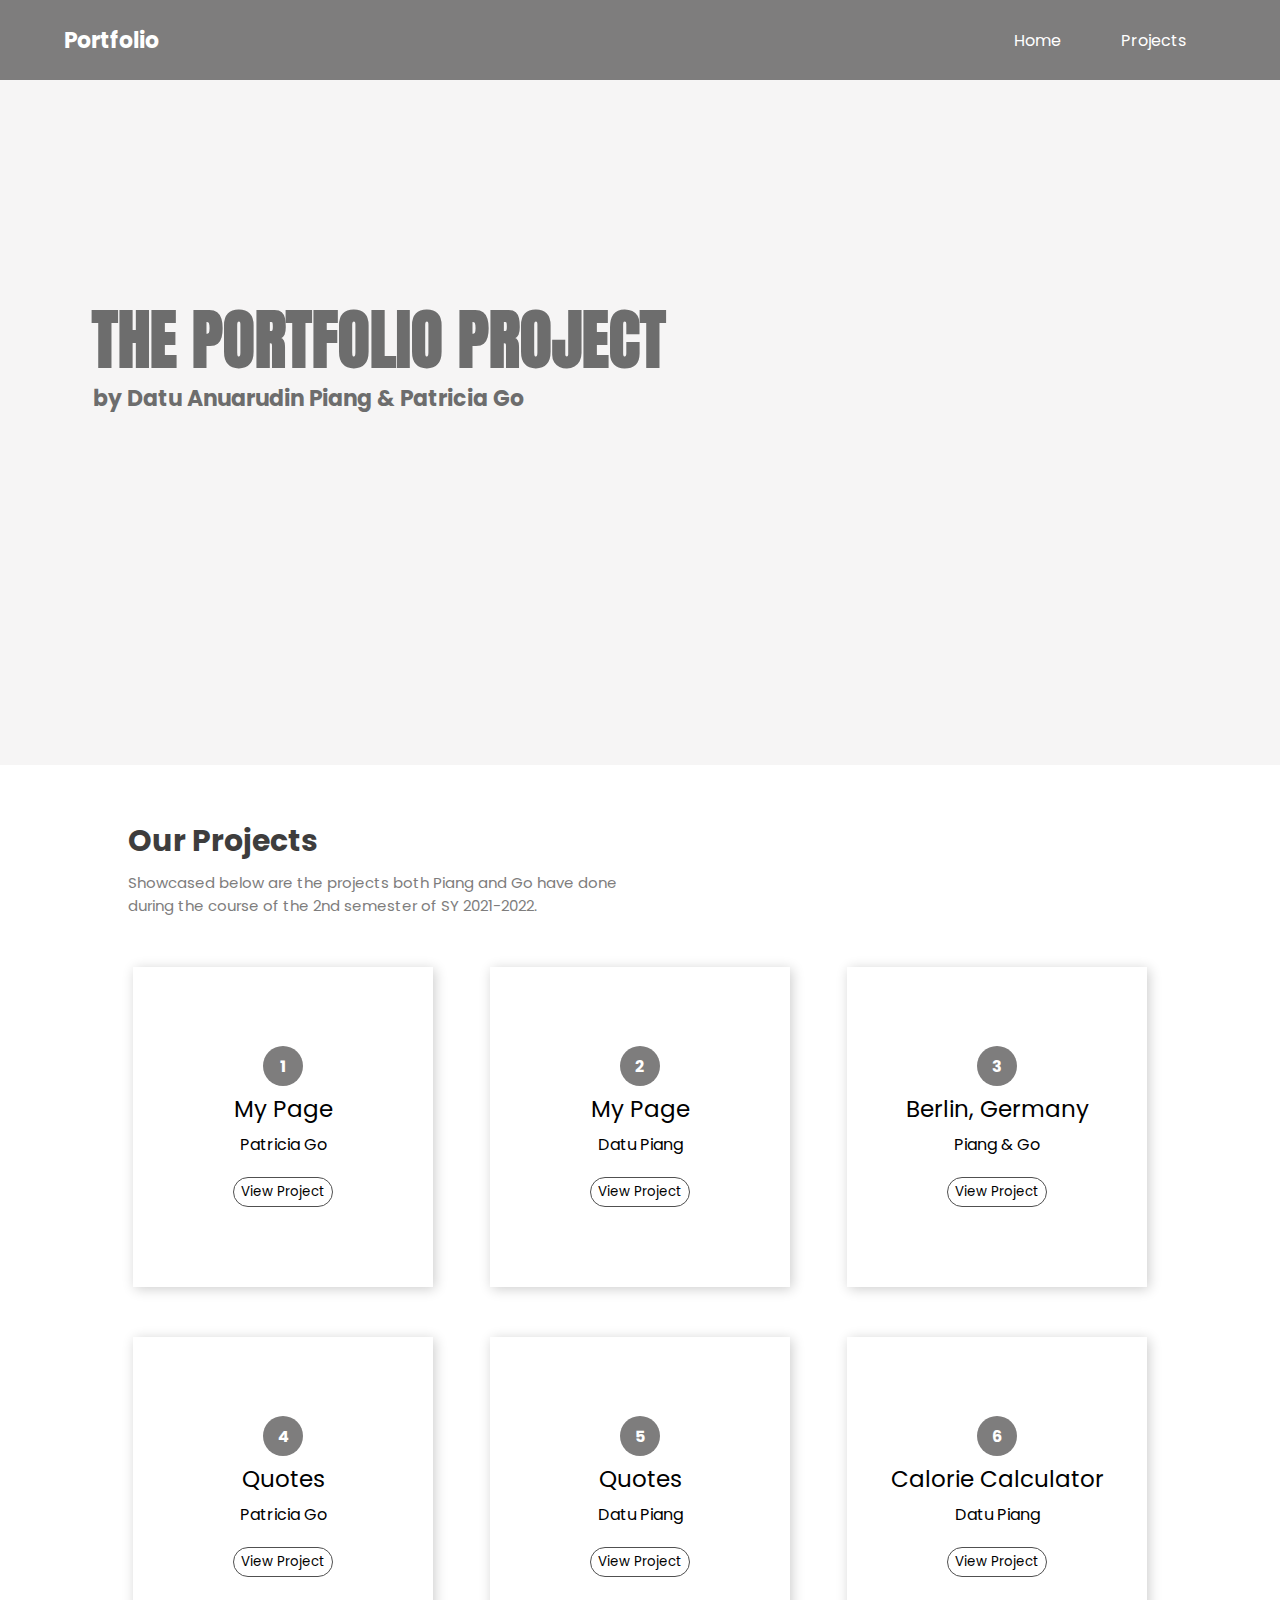
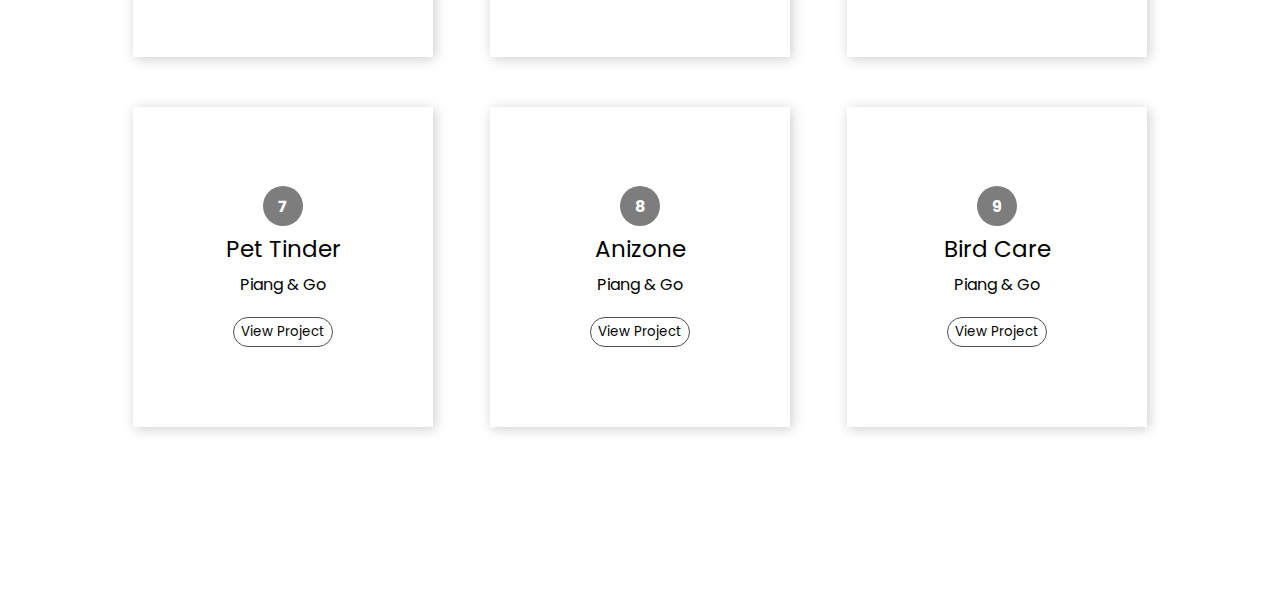
<file: index.html>
<!doctype html>
<html>
    <head>
        <meta charset="utf-8">
        <title>Portfolio</title>
        <link rel="stylesheet" type="text/css" href="style.css"/>
        <link href="https://fonts.googleapis.com/css2?family=Anton&family=Poppins:wght@100;300;400;500&display=swap" rel="stylesheet">
    </head>
    <body>
        <section class="home" id="home">
            <nav id='bar'>
                <a href="#" class="logo"> Portfolio </a>
                <div class='names' id='names'>
                    <h2 id='piang'>PIANG</h2>
                    &nbsp;&nbsp;&nbsp;&nbsp;&nbsp;
                    <h2 id='go'>GO</h2>
                </div>
                <ul>
                    <li><a href="#home">Home</a></li>
                    <li><a href="#port-projects">Projects</a></li>
                </ul>
            </nav>
            <div class="text-container">
                <p>THE PORTFOLIO PROJECT</p>
                <p>by Datu Anuarudin Piang & Patricia Go </p>
            </div>
        </section>
        <div class="portfolio-content" id="port-projects">
            <div class="portfolio-caption">
                <p>Our Projects</p>
                <p>Showcased below are the projects both Piang and Go have done during the course of the 2nd semester of SY 2021-2022. </p>
            </div>
            <div class="box-container-1">
                <div class="content-1" id='content-go1'>
                    <span>1</span>
                    <p class="heading">My Page</p>
                    <p class="details">Patricia Go</p>
                    <a href='./projects/ptrcg/web-prog-my-page-main/quiz2.html' target='_blank'><button>View Project</button></a>
                </div>

                <div class="content-2" id='content-piang1'>
                    <span>2</span>
                    <p class="heading">My Page</p>
                    <p class="details">Datu Piang</p>
                    <a href='./projects/dapp/autobio/main.html' target='_blank'><button>View Project</button></a>
                </div>

                <div class="content-3" id='content-both1'>
                    <span>3</span>
                    <p class="heading">Berlin, Germany</p>
                    <p class="details">Piang & Go</p>
                    <a href='./projects/pair/web-prog-germany/germany.html' target='_blank'><button>View Project</button></a>
                </div>

            </div>
            <div class="box-container-2">
                <div class="content-4" id='content-go2'>
                    <span>4</span>
                    <p class="heading">Quotes</p>
                    <p class="details">Patricia Go</p>
                    <a href='./projects/ptrcg/quote-generator-main/main.html' target='_blank'><button>View Project</button></a>
                </div>

                <div class="content-5" id='content-piang2'>
                    <span>5</span>
                    <p class="heading">Quotes</p>
                    <p class="details">Datu Piang</p>
                    <a href='./projects/dapp/Quote Generator/main.html' target='_blank'><button>View Project</button></a>
                </div>

                <div class="content-6" id='content-piang3'>
                    <span>6</span>
                    <p class="heading">Calorie Calculator</p>
                    <p class="details">Datu Piang</p>
                    <a href='./projects/dapp/Calorie Calculator/index.html' target='_blank'><button>View Project</button></a>
                </div>

            </div>

            <div class="box-container-3">
                <div class="content-7" id='content-both2'>
                    <span>7</span>
                    <p class="heading">Pet Tinder</p>
                    <p class="details">Piang & Go</p>
                    <a href='./projects/pair/web-prog-m2exam/main.html' target='_blank'><button>View Project</button></a>
                </div>

                <div class="content-8" id='content-both3'>
                    <span>8</span>
                    <p class="heading">Anizone</p>
                    <p class="details">Piang & Go</p>
                    <a href='./projects/pair/anime-api/src/home.html' target='_blank'><button>View Project</button></a>
                </div>

                <div class="content-9" id='content-both4'>
                    <span>9</span>
                    <p class="heading">Bird Care</p>
                    <p class="details">Piang & Go</p>
                    <a href='./projects/pair/api-fetching2/src/index.html' target='_blank'><button>View Project</button></a>
                </div>

                <script src='./main.js'></script>
            </div>
        </div>
    </body>
</html>
</file>
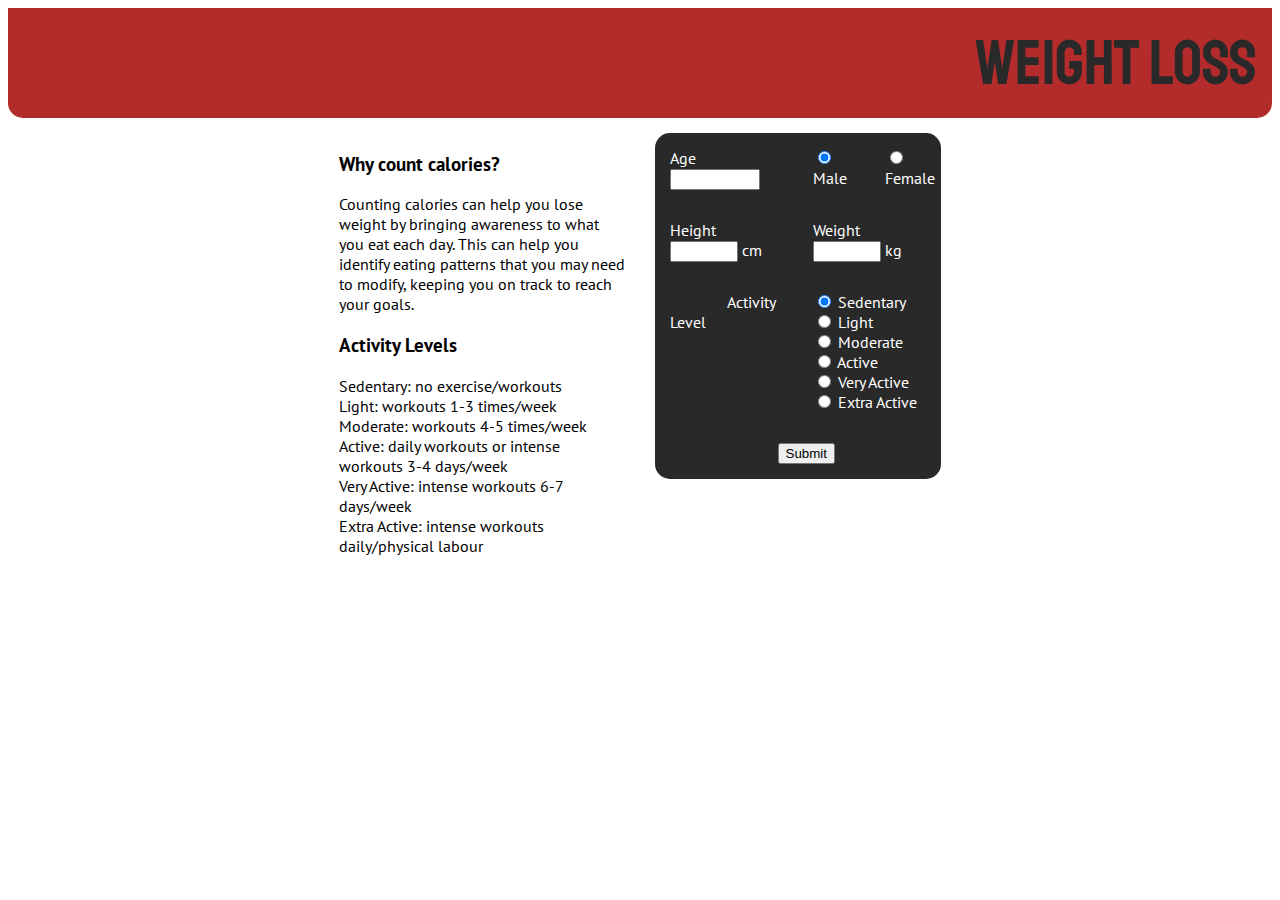
<file: projects/dapp/Calorie Calculator/index.html>
<!DOCTYPE html>
<html lang="en">
<head>
    <link rel='stylesheet' href='main.css'>
    <link rel="preconnect" href="https://fonts.googleapis.com">
    <link rel="preconnect" href="https://fonts.gstatic.com" crossorigin>
    <link href="https://fonts.googleapis.com/css2?family=PT+Sans&family=Staatliches&display=swap" rel="stylesheet">

    <script src="js/math.js" type="text/javascript"></script>

    <meta charset="UTF-8">
    <meta http-equiv="X-UA-Compatible" content="IE=edge">
    <meta name="viewport" content="width=device-width, initial-scale=1.0">
    <title>NO CALORIES</title>
</head>
<body>
    <div class='row'>
        <div class='header'>
            WEIGHT LOSS
        </div>
    </div>

    <div class='row'>
        <div class='col-25'></div>
        <div class='col-25'>
            <div class='faq-block'>
                <h3>Why count calories?</h3>
                <p>Counting calories can help you lose weight by bringing awareness to what you eat each day. This can help you identify eating patterns that you may need to modify, keeping you on track to reach your goals.</p>
                <h3>Activity Levels</h3>
                <p>Sedentary: no exercise/workouts
                    <br>Light: workouts 1-3 times/week
                    <br>Moderate: workouts 4-5 times/week
                    <br>Active: daily workouts or intense workouts 3-4 days/week
                    <br>Very Active: intense workouts 6-7 days/week
                    <br>Extra Active: intense workouts daily/physical labour
                </p>
            </div>
        </div>
        <div class='col-25'>
            <div class='form-block'>
                <form action="cal.html">
                    <div class='row'>
                        <div class='col-50'>
                            <label for='age-field'>Age</label>
                            <input type="number" class='age-field' id='age-field'>
                        </div>
                        <div class='col-25'>
                            <input type="radio" class='m-radio' id='m-radio' onclick="genderRadioMale()">
                            <label for='m-radio'>Male</label>
                        </div>
                        <div class='col-25'>
                            <input type="radio" class='f-radio' id='f-radio' onclick="genderRadioFem()">
                            <label for='f-radio'>Female</label>
                        </div>
                    </div>
                
                    <div class='row'>
                        <div class='col-50'>
                            <label for='height-field'>Height</label>
                            <input type="number" class='height-field' id='height-field'>
                            <label for='height-field'>cm</label>
                        </div>
                        <div class='col-50'>
                            <label for='height-field'>Weight</label>
                            <input type="number" class='weight-field' id='weight-field'>
                            <label for='weight-field'>kg</label>
                        </div>
                    </div>

                    <div class='row'>
                        <div class='col-50'>
                            <label class='activity-label'>Activity Level</label>
                        </div>
                        <div class='col-50'>
                            <div class='row'>
                                <input type="radio" class='sedentary' id='sedentary' onclick="setSed()">
                                <label for='sedentary'>Sedentary</label>
                            </div>

                            <div class='row'>
                                <input type="radio" class='light' id='light' onclick="setLig()">
                                <label for='light'>Light</label>
                            </div>

                            <div class='row'>
                                <input type="radio" class='moderate' id='moderate' onclick="setMod()">
                                <label for='moderate'>Moderate</label>
                            </div>

                            <div class='row'>
                                <input type="radio" class='active' id='active' onclick="setAct()">
                                <label for='active'>Active</label>
                            </div>

                            <div class='row'>
                                <input type="radio" class='very-active' id='very-active' onclick="setVac()">
                                <label for='very-active'>Very Active</label>
                            </div>
                        
                            <div class='row'>
                                <input type="radio" class='extra-active' id='extra-active' onclick="setEac()">
                                <label for='extra-active'>Extra Active</label>
                            </div>
                        </div>
                    </div>

                    <div class='row'>
                        <div class='col-100'>
                            <input type="submit" class='submit-button1' id='submit-button1' onclick="useFormula()">
                        </div>
                    </div>
                </form>
            </div>
        </div>
        <div class='col-25'></div>
    </div>

    <script src='js/main.js'></script>
</body>
</html>
</file>
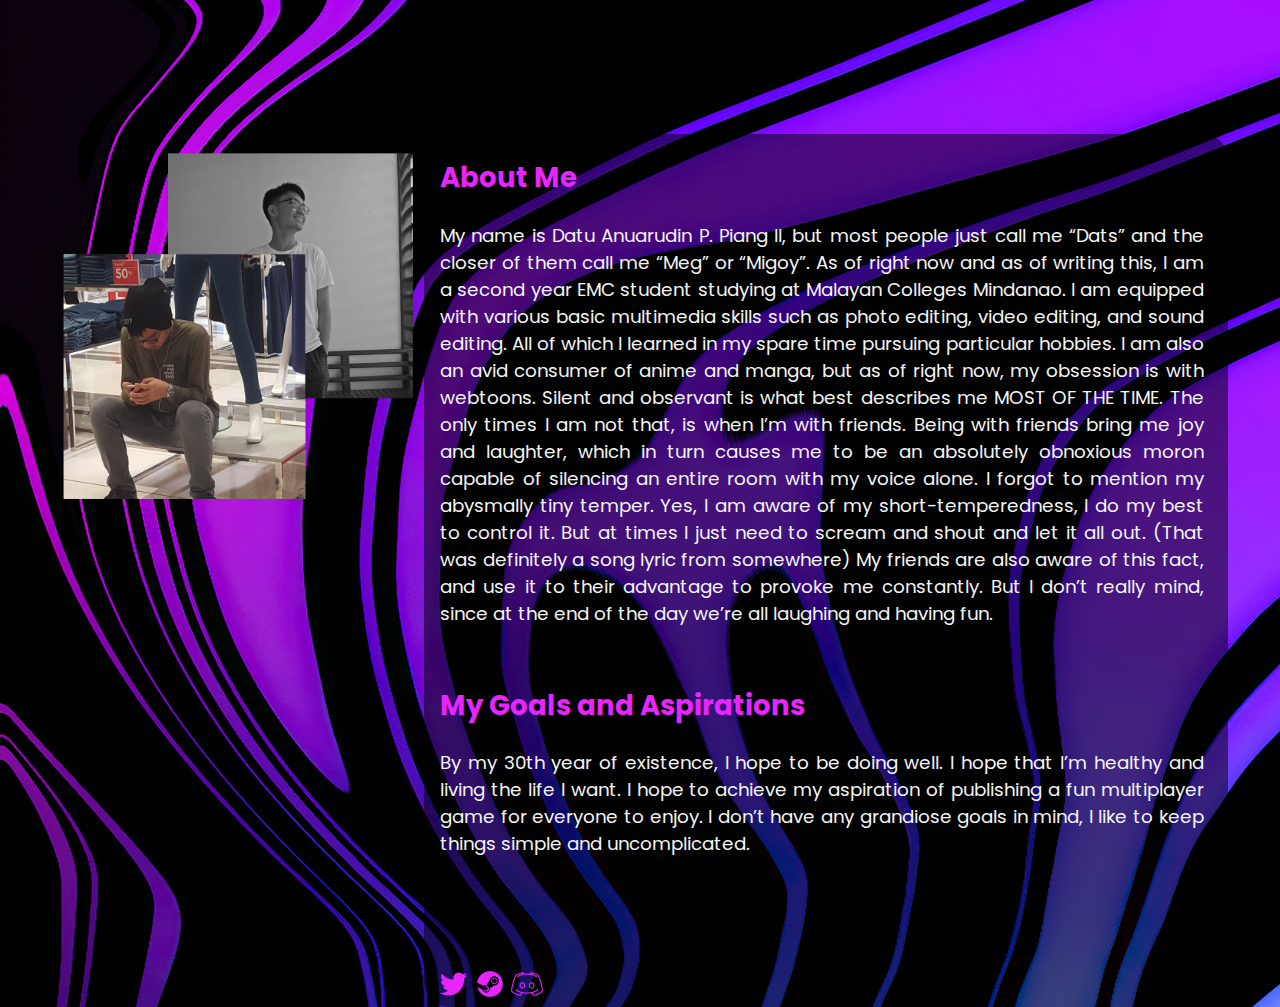
<file: projects/dapp/autobio/main.html>
<!DOCTYPE html>
<html lang="en">
<head>
    <meta charset="UTF-8">
    <meta http-equiv="X-UA-Compatible" content="IE=edge">
    <meta name="viewport" content="width=device-width, initial-scale=1.0">
    <title>Autobiography</title>
    <link rel="stylesheet" href="main.css">
    <link rel="preconnect" href="https://fonts.googleapis.com">
    <link rel="preconnect" href="https://fonts.gstatic.com" crossorigin>
    <link href="https://fonts.googleapis.com/css2?family=Poppins:ital,wght@0,200;0,300;0,400;0,600;1,100;1,700&display=swap" rel="stylesheet">
</head>
<body>
    <div class="pad"></div>
    <div class="content">
        <div class="img_ani">
            <div class="image1">
                <img src="img/img1.png">
            </div>
            <div class="image2">
                <img src="img/img2.png">
            </div></div>
        <div class="about-me">
            <div class="par1">
                <h2>About Me</h2>
                <p>My name is Datu Anuarudin P. Piang II, but most people just call me
                “Dats” and the closer of them call me “Meg” or “Migoy”. As of right
                now and as of writing this, I am a second year EMC student studying
                at Malayan Colleges Mindanao. I am equipped with various basic
                multimedia skills such as photo editing, video editing, and sound
                editing. All of which I learned in my spare time pursuing particular
                hobbies. I am also an avid consumer of anime and manga, but as of right
                now, my obsession is with webtoons. Silent and observant is what best
                describes me MOST OF THE TIME. The only times I am not that, is when
                I’m with friends. Being with friends bring me joy and laughter, which
                in turn causes me to be an absolutely obnoxious moron capable of
                silencing an entire room with my voice alone. I forgot to mention
                my abysmally tiny temper. Yes, I am aware of my short-temperedness, I
                do my best to control it. But at times I just need to scream and shout
                and let it all out. (That was definitely a song lyric from somewhere)
                My friends are also aware of this fact, and use it to their advantage
                to provoke me constantly. But I don’t really mind, since at the end of
                the day we’re all laughing and having fun.</p>
            </div>
            <div class="par2">
                <h2>My Goals and Aspirations</h2>
                <p>By my 30th year of existence, I hope to be doing well. I hope that I’m
                healthy and living the life I want. I hope to achieve my aspiration of
                publishing a fun multiplayer game for everyone to enjoy. I don’t have
                any grandiose goals in mind, I like to keep things simple and uncomplicated.</p>
            </div>
            <div class="social">
                <a href="https://twitter.com/thetwomeg"><img src="img/twitter.png"></a>
                <a href="https://steamcommunity.com/id/the_2meg/"><img src="img/steam.png" ></a>
                <a href="https://discordapp.com/users/300639919586672652"><img src="img/discord.png"></a>
            </div>
        </div>
        
    </div>
</body>
</html>
</file>
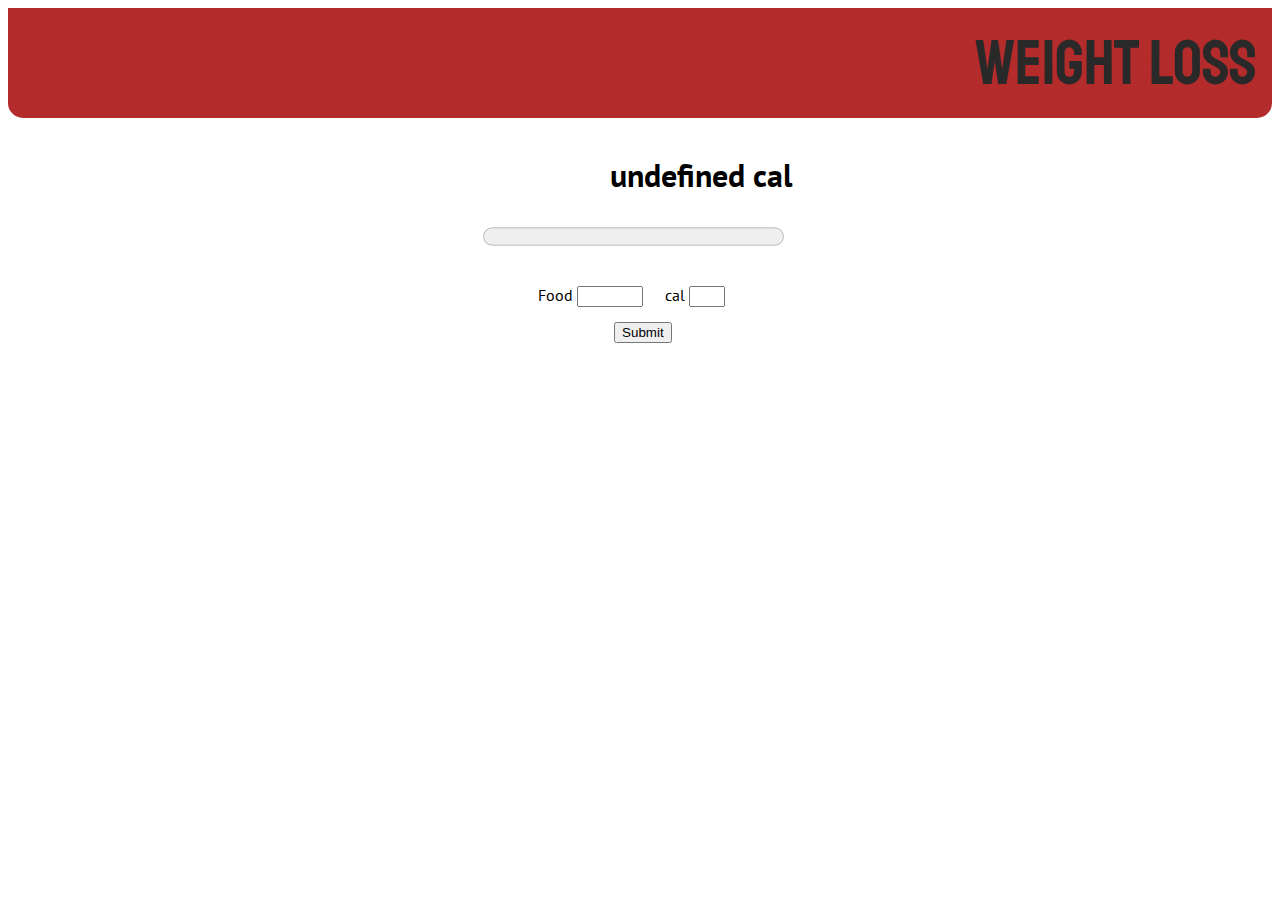
<file: projects/dapp/Calorie Calculator/cal.html>
<!DOCTYPE html>
<html lang="en">
<head>
    <link rel='stylesheet' href='main.css'>
    <link rel="preconnect" href="https://fonts.googleapis.com">
    <link rel="preconnect" href="https://fonts.gstatic.com" crossorigin>
    <link href="https://fonts.googleapis.com/css2?family=PT+Sans&family=Staatliches&display=swap" rel="stylesheet">

    <script src="js/math.js" type="text/javascript"></script>

    <meta charset="UTF-8">
    <meta http-equiv="X-UA-Compatible" content="IE=edge">
    <meta name="viewport" content="width=device-width, initial-scale=1.0">
    <title>NO CALORIES</title>
</head>
<body>
    <div class='row'>
        <div class='header'>
            WEIGHT LOSS
        </div>
    </div>

    <div class='row'>
        <div class='col-25'></div>
        <div class='col-50'>
            <div class='counter'>
                <div class='cal-values'>
                    <h1><a id='cal_limit'>0</a> cal</h1>
                </div>
                
                <progress class='progress-bar' max="1200" value="600" id='progress-bar'></progress>
            </div>
        </div>
        <div class='col-25'></div>
    </div>

    <div class='row'>
        <div class='col-25'></div>
        <div class='col-50'>
            <div class='food-container'>
                <div class='row'>
                    <label for='food-field' class='food-label'>Food</label>
                    <input type='text' class='food-field' id='food-field'>
                    <label for='cal-field' class='cal-label'>cal</label>
                    <input type='text' class='cal-field' id='cal-field'>
                </div>
    
                <div class='row'>
                    <input type="submit" class='submit-button2' onclick="subCals()">
                </div>
            </div>
        </div>
        <div class='col-25'></div>
    </div>
    
    <script src='js/cal.js'></script>
</body>
</html>
</file>
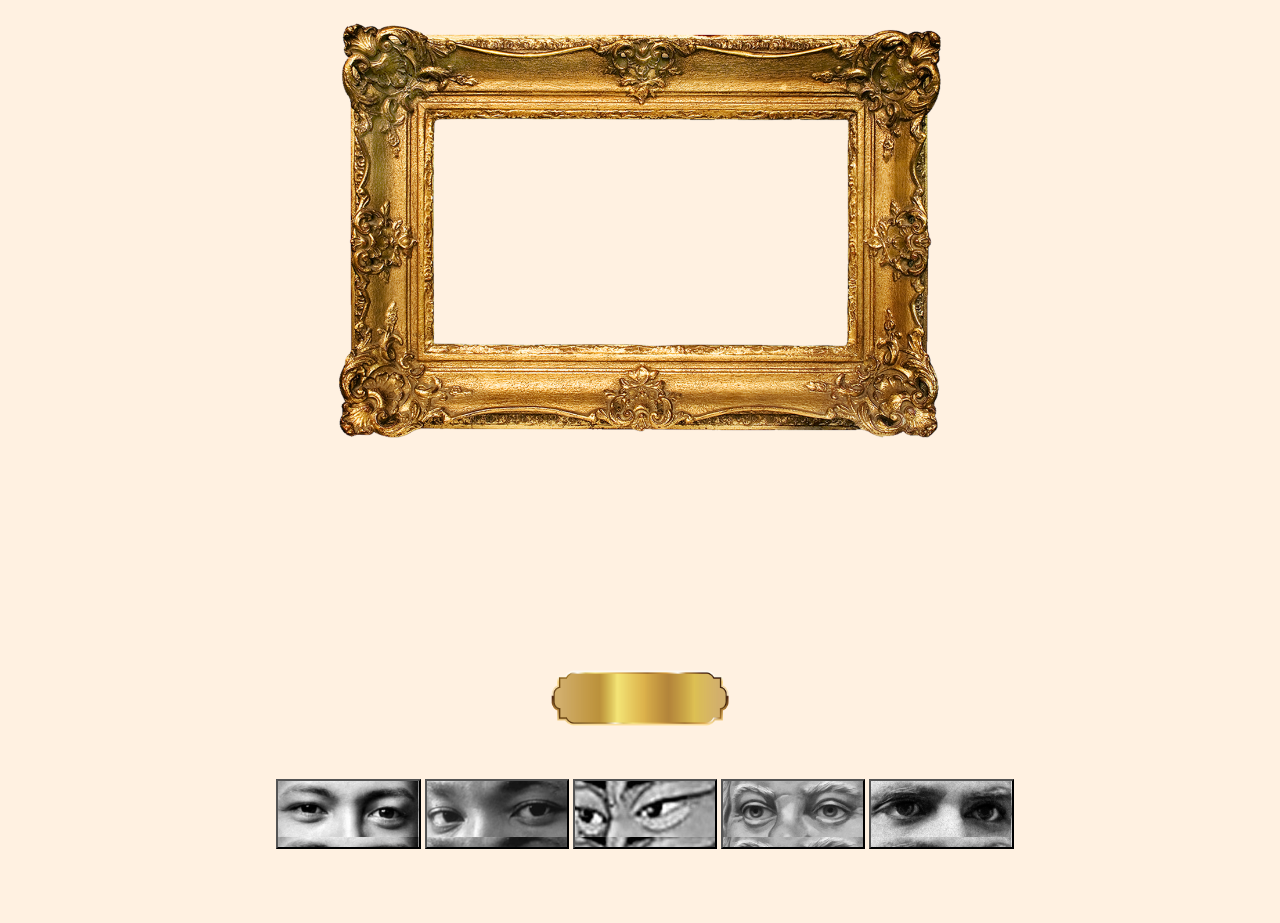
<file: projects/dapp/Quote Generator/main.html>
<!DOCTYPE html>
<html lang="en">
<head>
    <link rel='stylesheet' href='main.css'>
    <link rel="preconnect" href="https://fonts.googleapis.com">
    <link rel="preconnect" href="https://fonts.gstatic.com" crossorigin>
    <link href="https://fonts.googleapis.com/css2?family=Noto+Serif:ital@0;1&display=swap" rel="stylesheet">

    <meta charset="UTF-8">
    <meta http-equiv="X-UA-Compatible" content="IE=edge">
    <meta name="viewport" content="width=device-width, initial-scale=1.0">
    <title>Don't Quote Me On That</title>
</head>
<body>
    <div class='row'>
        <div class='col-1'></div>
        <div class='col-2'>
            <div class='frame_container'>
                <img src='img/blank.png' class='bg_img' id='bg_img'>
                <img src='img/blank.png' class='person_img' id='person_img'>
                <h1 class='quote_txt' id='quote_txt'></h1>
                <img src='img/frame.png' class='frame_img'>
            </div>
        </div>
        <div class='col-1'></div>
    </div>

    <div class='row'>
        <div class='col-1'></div>
        <div class='col-2'>
            <div class='plate_container'>
                <img src='img/plate.png' class='plate_img'>
                <h1 class='plate_txt' id='plate_txt'></h1>
            </div>
        </div>
        <div class='col-1'></div>
    </div>
        
    <div class='row'>
        <div class='col-4'></div>
        <div class='col-3'>
            <div class='button_container'>
                <button class='btn rizal' id='btn-rizal' onclick="setRizal()"></button>
                <button class='btn mart' id='btn-mart' onclick="setMart()"></button>
                <button class='btn sun' id='btn-sun' onclick="setSun()"></button>
                <button class='btn soc' id='btn-soc' onclick="setSoc()"></button>
                <button class='btn niet' id='btn-niet' onclick="setNiet()"></button>
            </div>
        </div>
        <div class='col-4'></div>
    </div>

    <div class='row'>
        <div class='col-1'></div>
        <div class='col-2'>
            <div class='quote_button_container'>
                <button class='quote_btn' id='quote_btn' onclick="getQuote()">EMPART WISDOM</button>
            </div>
        </div>
        <div class='col-1'></div>
    </div>
    <script src='main.js'></script>
</body>
</html>
</file>
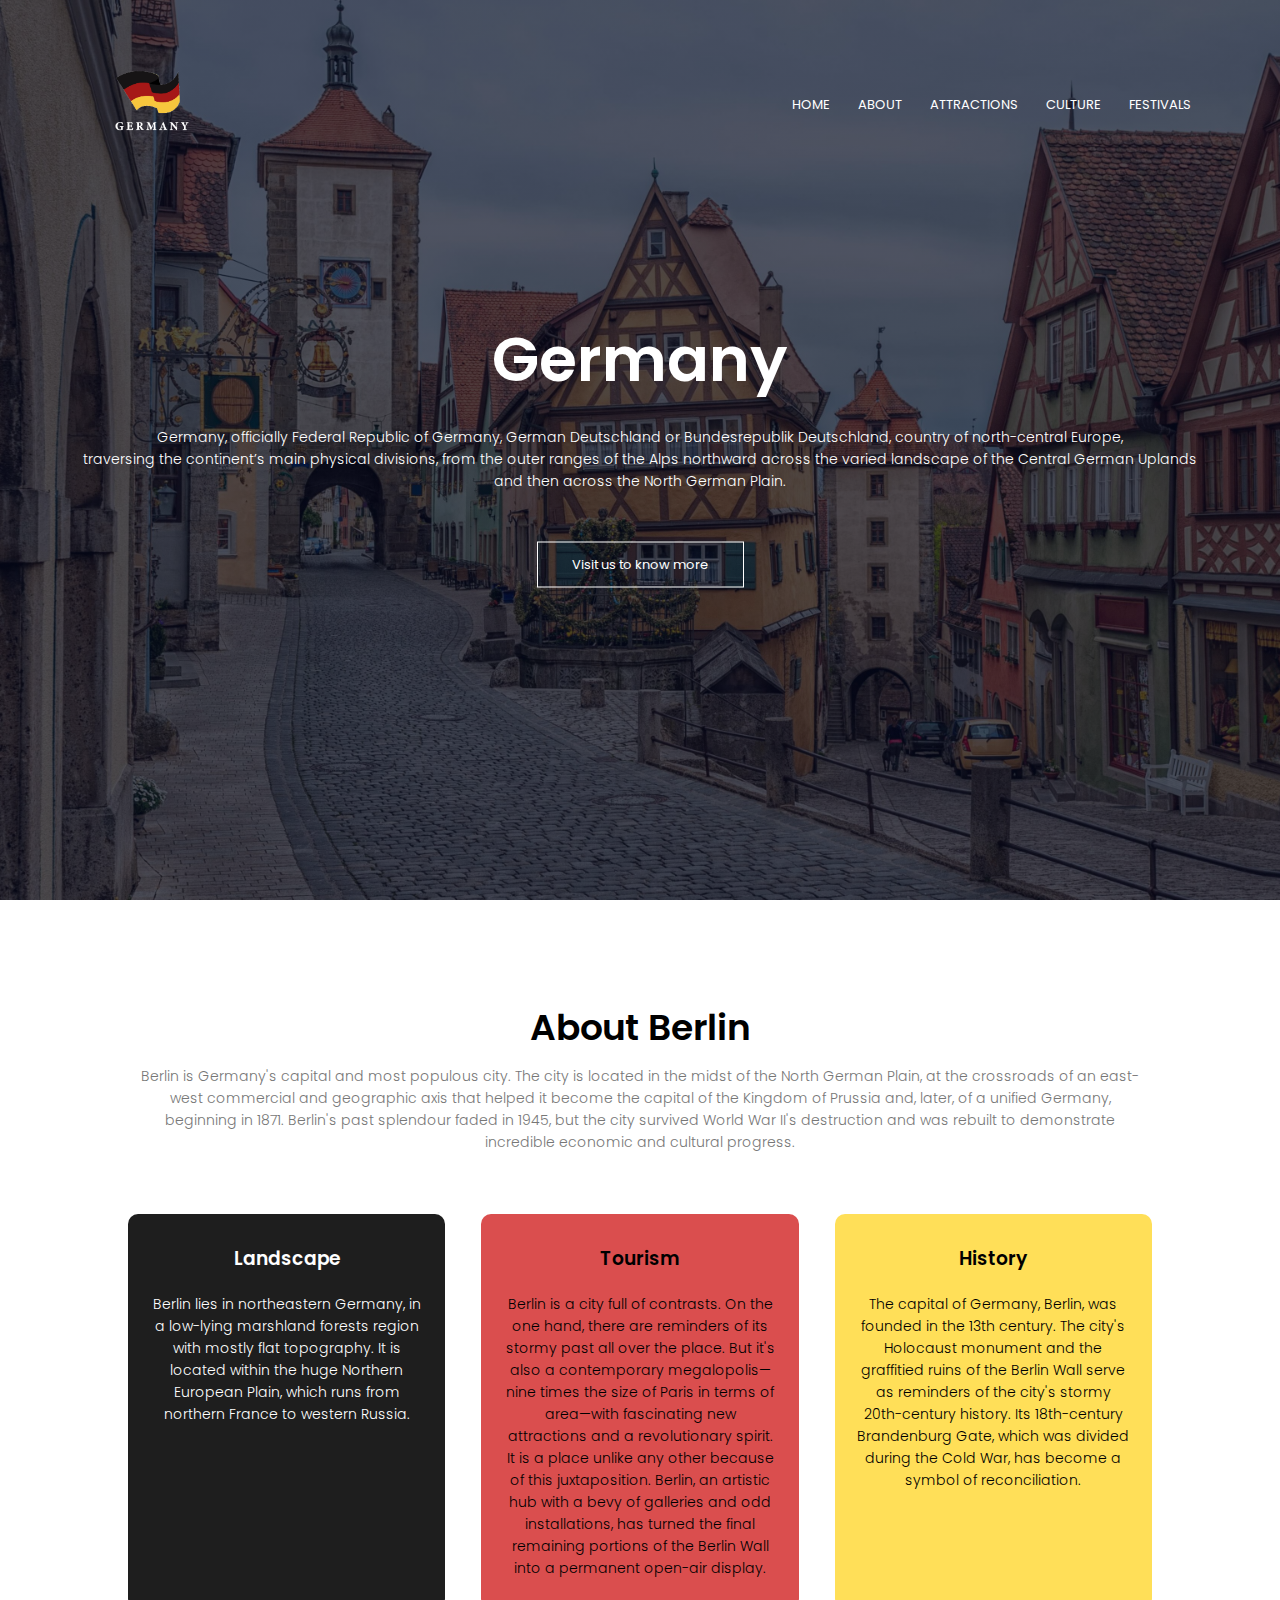
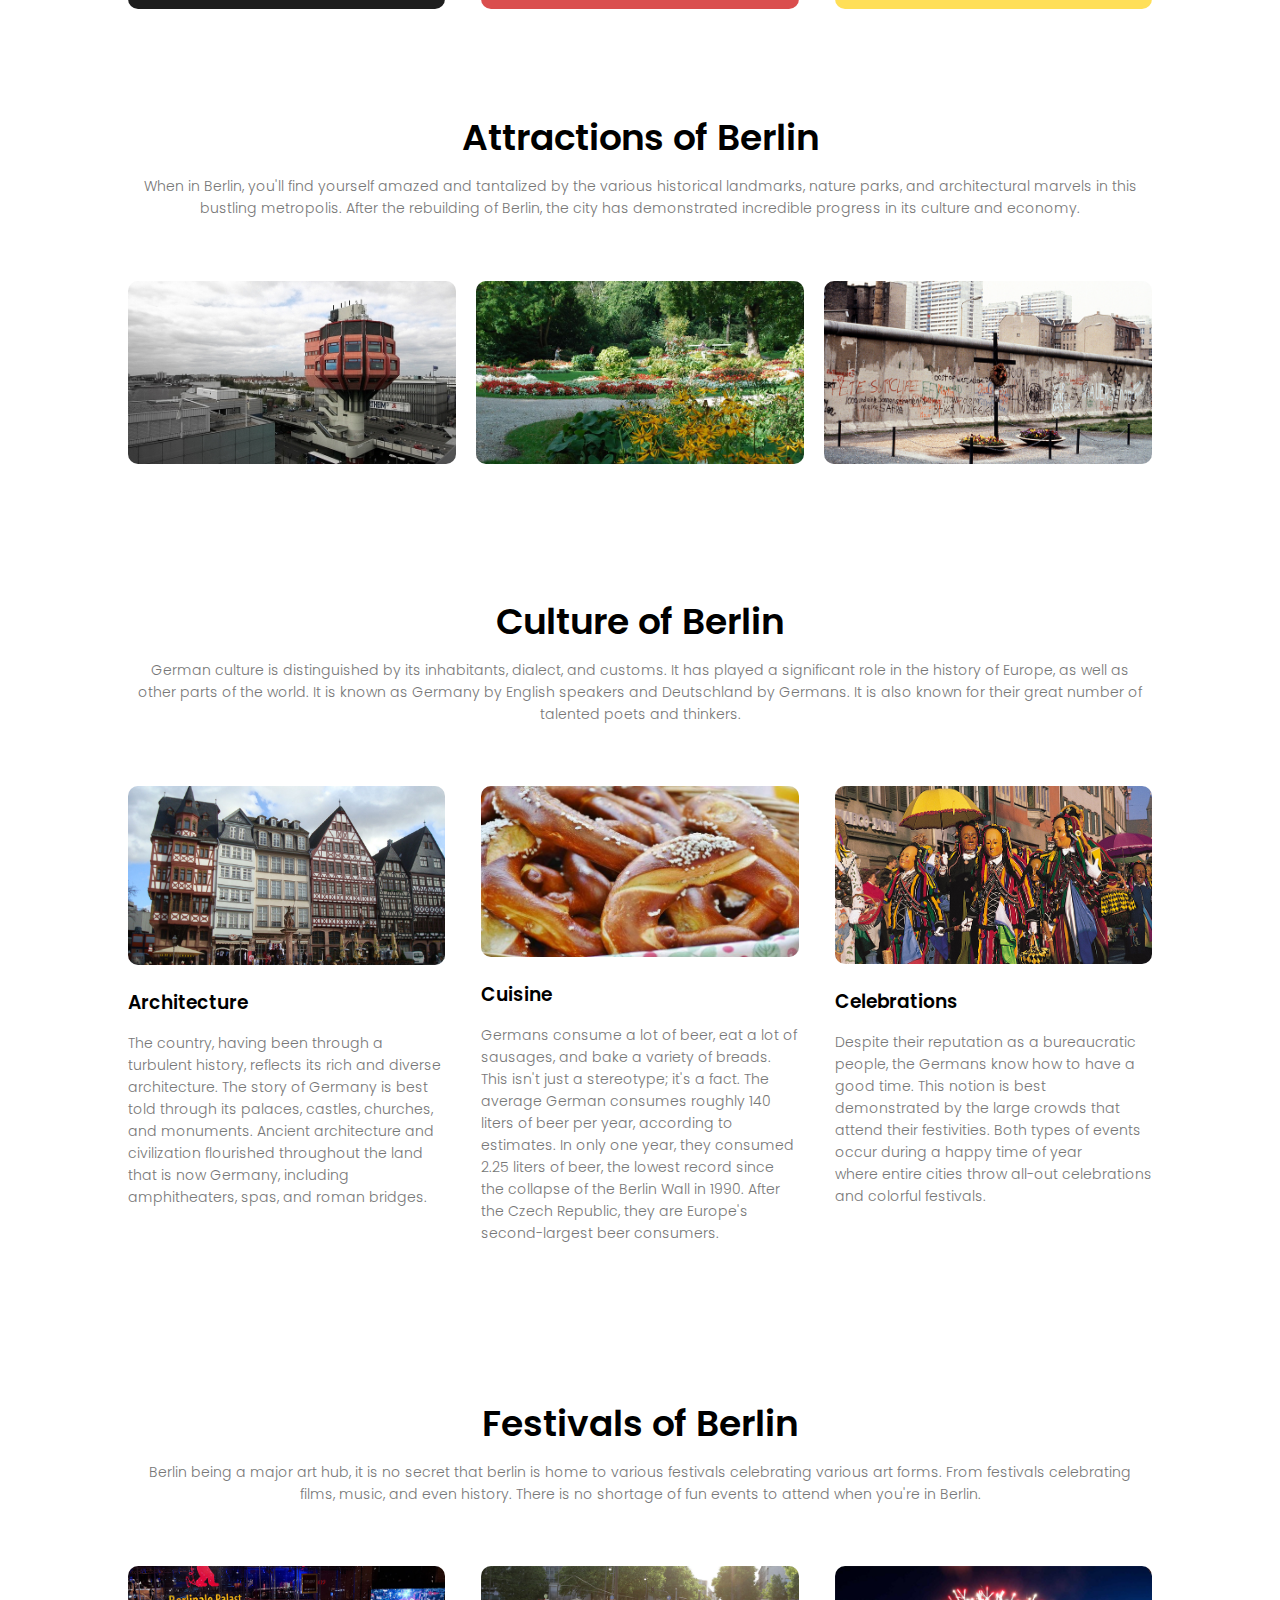
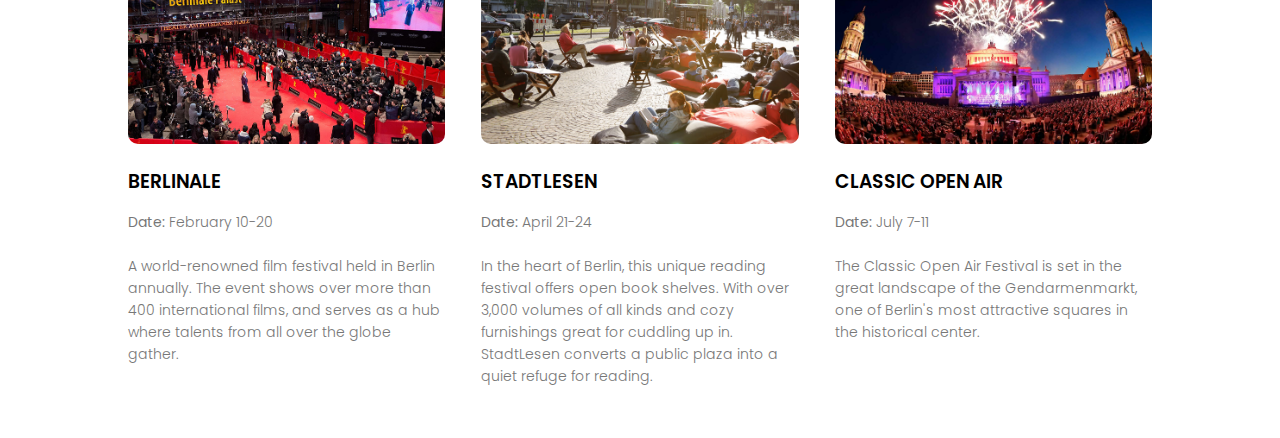
<file: projects/pair/web-prog-germany/germany.html>
<!DOCTYPE html>
<html>
    <head>
        <meta name="viewport" content="width=device-width, initial-scale=1.0">

        <link rel="stylesheet" href="germany.css">
        <link rel="preconnect" href="https://fonts.googleapis.com">
        <link rel="preconnect" href="https://fonts.gstatic.com" crossorigin>
        <link href="https://fonts.googleapis.com/css2?family=Poppins:ital,wght@0,200;0,300;0,400;0,600;1,100;1,700&display=swap" rel="stylesheet">
    </head>
    <body>
        <section class="header">
            <nav>
                <a href="germany.html"><img src="images/logo.png"></a>
                <div class = "nav-links">
                    <ul>
                        <li><a href="#header">HOME</a></li>
                        <li><a href="#about">ABOUT</a></li>
                        <li><a href="#attractions">ATTRACTIONS</a></li>
                        <li><a href="#culture">CULTURE</a></li>
                        <li><a href="#festivals">FESTIVALS</a></li>
                    </ul>
                </div>
            </nav>
        <div class="text-box">
            <h1>Germany</h1>
            <p>Germany, officially Federal Republic of Germany, German Deutschland or Bundesrepublik Deutschland, country of north-central Europe,<br>traversing the continent’s main physical divisions, from the outer ranges of the Alps northward across the varied landscape of the Central German Uplands<br>and then across the North German Plain.</p>
            <a href="" class="hero-btn">Visit us to know more</a>
        </div>
        </section>
        <!-------- ABOUT -------->
        <section class = "about" id="about">
            <h1>About Berlin</h1>
            <p>Berlin is Germany's capital and most populous city. The city is located in the midst of the North German Plain, at the crossroads of an east-west commercial and geographic axis that helped it become the capital of the Kingdom of Prussia and, later, of a unified Germany, beginning in 1871. Berlin's past splendour faded in 1945, but the city survived World War II's destruction and was rebuilt to demonstrate incredible economic and cultural progress.</p>
            
            <div class="row">
                <div class="about-col-black">
                    <h3>Landscape</h3>
                    <p>Berlin lies in northeastern Germany, in a low-lying marshland forests region with mostly flat topography. It is located within the huge Northern European Plain, which runs from northern France to western Russia.</p>
                </div>

                <div class="about-col-red">
                    <h3>Tourism</h3>
                    <p>Berlin is a city full of contrasts. On the one hand, there are reminders of its stormy past all over the place. But it's also a contemporary megalopolis—nine times the size of Paris in terms of area—with fascinating new attractions and a revolutionary spirit. It is a place unlike any other because of this juxtaposition. Berlin, an artistic hub with a bevy of galleries and odd installations, has turned the final remaining portions of the Berlin Wall into a permanent open-air display.</p>
                </div>

                <div class="about-col-yellow">
                    <h3>History</h3>
                    <p>The capital of Germany, Berlin, was founded in the 13th century. The city's Holocaust monument and the graffitied ruins of the Berlin Wall serve as reminders of the city's stormy 20th-century history. Its 18th-century Brandenburg Gate, which was divided during the Cold War, has become a symbol of reconciliation.</p>
                </div>
            </div>
        </section>
        <!-------- ATTRACTIONS -------->
        <section class = "attractions" id="attractions">
            <h1>Attractions of Berlin</h1>
            <p>When in Berlin, you'll find yourself amazed and tantalized by the various historical landmarks,
                nature parks, and architectural marvels in this bustling metropolis. After the rebuilding of
                Berlin, the city has demonstrated incredible progress in its culture and economy.</p>

            <div class="row">
                <div class = "attractions-col">
                    <img src = "images/Wonders/bierpinsel.png">
                    <div class="layer">
                        <h3>BIERPINSEL</h3>
                        <p>ARCHITECTURE</p>
                    </div>
                </div>
                <div class = "attractions-col">
                    <img src = "images/Wonders/luiseninsel.png">
                    <div class="layer">
                        <h3>LUISENINSEL</h3>
                        <p>PARK</p>
                    </div>
                </div>
                <div class = "attractions-col">
                    <img src = "images/Wonders/berlin_wall.png">
                    <div class="layer">
                        <h3>BERLIN WALL MEMORIAL</h3>
                        <p>MEMORIAL SITE</p>
                    </div>
                </div>
            </div>
        </section>

        <section class="culture" id="culture">
            <h1>Culture of Berlin</h1>
            <p>German culture is distinguished by its inhabitants, dialect, and customs. It has played a significant role in the history of Europe, as well as other parts of the world. It is known as Germany by English speakers and Deutschland by Germans. It is also known for their great number of talented poets and thinkers.</p>

            <div class = "row">
                <div class="culture-col">
                    <img src="images/Culture/german_architecture.jpg">
                    <h3>Architecture</h3>
                    <p>The country, having been through a turbulent history, reflects its rich and diverse architecture. The story of Germany is best told through its palaces, castles, churches, and monuments. Ancient architecture and civilization flourished throughout the land that is now Germany, including amphitheaters, spas, and roman bridges. </p>
                </div>

                <div class="culture-col">
                    <img src="images/Culture/german_cuisine.jpg">
                    <h3>Cuisine</h3>
                    <p>Germans consume a lot of beer, eat a lot of sausages, and bake a variety of breads. This isn't just a stereotype; it's a fact. The average German consumes roughly 140 liters of beer per year, according to estimates. In only one year, they consumed 2.25 liters of beer, the lowest record since the collapse of the Berlin Wall in 1990. After the Czech Republic, they are Europe's second-largest beer consumers.</p>
                </div>

                <div class="culture-col">
                    <img src="images/Culture/german_culture.png">
                    <h3>Celebrations</h3>
                    <p>Despite their reputation as a bureaucratic people, the Germans know how to have a good time. This notion is best demonstrated by the large crowds that attend their festivities. Both types of events occur during a happy time of year where entire cities throw all-out celebrations and colorful festivals.</p>
                </div>
            </div>
        </section>

        <!-------- FESTIVALS -------->
        <section class = "festivals" id="festivals">
            <h1>Festivals of Berlin</h1>
            <p>Berlin being a major art hub, it is no secret that berlin is home to various festivals
                celebrating various art forms. From festivals celebrating films, music, and even history.
                There is no shortage of fun events to attend when you're in Berlin.</p>
                
            <div class="row">
                <div class = "festivals-col">
                    <img src = "images/Festivals/berlinale.png">
                    <h3>BERLINALE</h3>
                    <p>
                        <b>Date:</b> February 10-20
                        <br><br>A world-renowned film festival held in Berlin annually.
                        The event shows over more than 400 international films, and serves as a hub where talents from all over the globe gather.
                    </p>
                </div>
                <div class = "festivals-col">
                    <img src = "images/Festivals/stadtlesen.png">
                    <h3>STADTLESEN</h3>
                    <p>
                        <b>Date:</b> April 21-24
                        <br><br>In the heart of Berlin, this unique reading festival offers open book shelves. With over 3,000 volumes of all kinds and cozy furnishings great for cuddling up in. StadtLesen converts a public plaza into a quiet refuge for reading.
                    </p>
                </div>
                
                <div class = "festivals-col">
                    <img src = "images/Festivals/open_air.png">
                    <h3>CLASSIC OPEN AIR</h3>
                    <p>
                        <b>Date:</b> July 7-11
                        <br><br>The Classic Open Air Festival is set in the great landscape of the Gendarmenmarkt, one of Berlin's most attractive squares in the historical center.
                    </p>
                </div>
            </div>
        </section>
    </body>
</html>
</file>
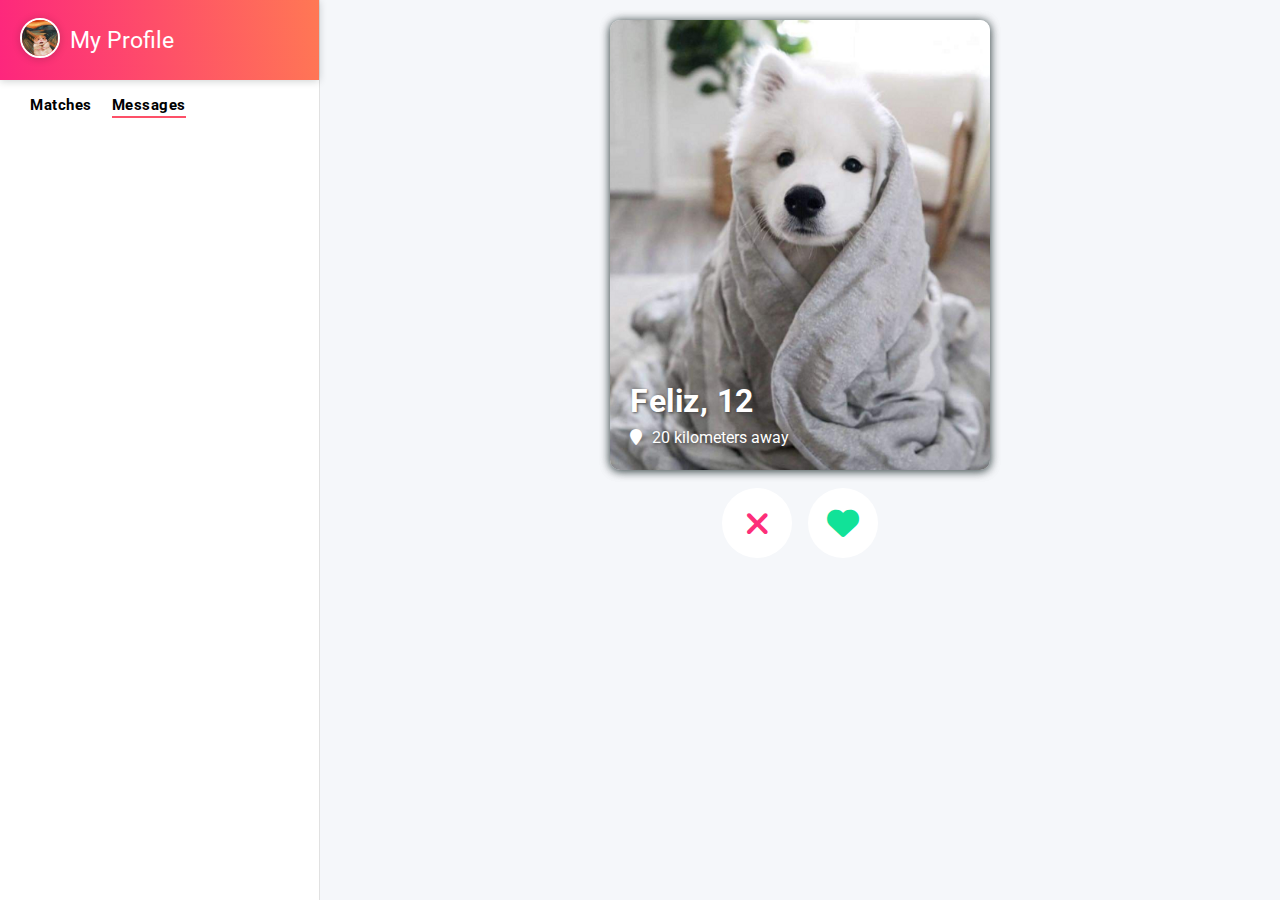
<file: projects/pair/web-prog-m2exam/main.html>
<!DOCTYPE html>
<html lang="en">
    <head>
        <meta charset="UTF-8" />
        <meta name="viewport" content="width=device-width, initial-scale=1.0">
        <link rel="stylesheet" href="style.css" />
        <link rel="preconnect" href="https://fonts.googleapis.com">
        <link rel="preconnect" href="https://fonts.gstatic.com" crossorigin>
        <link href="https://fonts.googleapis.com/css2?family=Roboto:wght@300;400;500;700&display=swap" rel="stylesheet">
        <link rel="stylesheet" href="https://cdnjs.cloudflare.com/ajax/libs/font-awesome/6.0.0-beta3/css/all.min.css">
        <title>Tinder</title>
    </head>
    <body>
        <div class="container">
            <div class="side" id='side'>
                <div class="header">
                    <div class="avatar">
                        <img src="img/user.jpg" alt="">
                    </div>
                <div class="title">My Profile</div>
                </div>
                <div class="menu">
                    <ul>
                        <li>Matches</li>
                        <li class="active">Messages</li>
                    </ul>
                </div>

            </div>
            <div class="content">
                <div class="card">
                    <div class="user">
                        <img class="user" id='user' src="img/0.png" alt="">
                        <div class="profile">
                            <div class='name-age'>
                                <div class="name" id='name'>Feliz</div>
                                <div class='age' id='age'>, 12</div>
                            </div>
                            
                            <div class="local">
                                <i class="fas fa-map-marker alt"></i>
                                <span id='distance'>20 kilometers away</span>
                            </div>
                        </div>
                    </div>
                </div>
                <div class="buttons">
                    <div class="no">
                        <i class="fas fa-times" id='button1' onclick="unmatchFunction()"></i>
                    </div>
                    <div class="heart">
                        <i class=" fas fa-heart" id='button'3 onclick="heartFunction()"></i>
                    </div>
                </div>
            </div>
        </div>

        <script src='main.js'></script>
    </body>
</html>
</file>
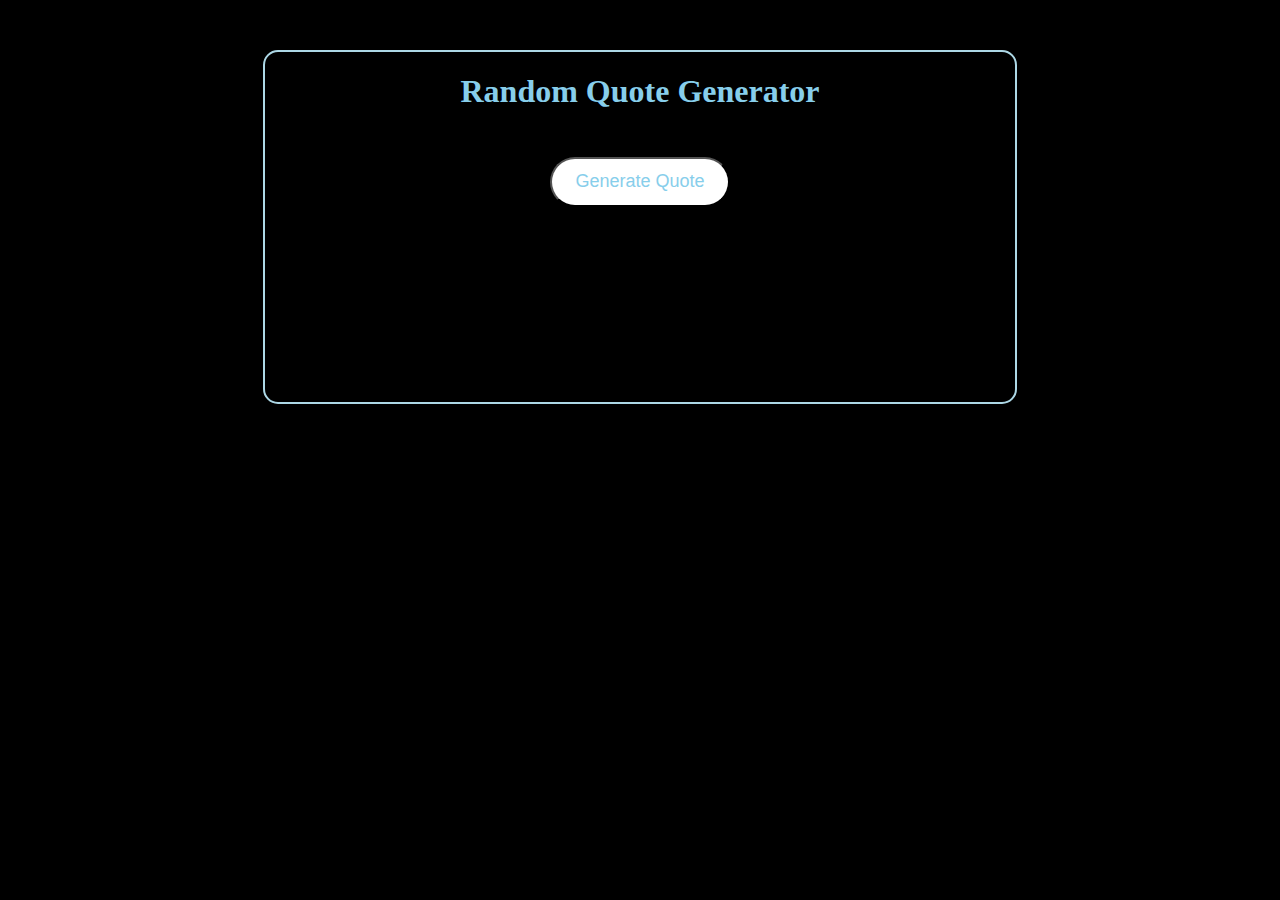
<file: projects/ptrcg/quote-generator-main/main.html>
<!DOCTYPE html>
<html lang="en">
    <head>
        <meta charset="UTF-8">
        <meta name="viewport" content="width=device-width, initial-scale=1.0">
        <meta http-equiv="X-UA-Compatible" content="ie=edge">
        <link rel="stylesheet" href="style.css">
        <title>Random Quote Generator</title>
    </head>
    <body> 

        <div id="container">
            <h1>Random Quote Generator</h1>
            <button id="btn">Generate Quote</button>
            <div id="output"></div>
        </div>
        <script src="main.js"></script>
    </body>
</html>
</file>
<file: style.css>
body {
  background-color: #f6f5f5;
  margin: 0px;
  padding: 0px;
}
ul {
  list-style: none;
}
a {
  text-decoration: none;
}
section {
  font-family: "Poppins", sans-serif;
  width: 100%;
  height: 85vh;
  position: relative;
}
nav {
  display: flex;
  justify-content: space-between;
  align-items: center;
  height: 80px;
  background-color: #7e7d7d;
  box-shadow: 2x 2px 12px rgba(0, 0, 0, 0.2);
  padding: 0px 5%;
}
nav ul {
  display: flex;
}
nav ul li a{
    margin:30px;
    color: #fff;
    font-size: 16px;
    font-weight: 400;
    transition: 0.3s;
}
nav ul li a:hover {
  color: orange;
}
.logo {
  font-size: 22px;
  color: #ffff;
  font-weight: bold;
}
.text-container {
  font-family: "Anton", sans-serif;
  color: #6d6d6d;
  font-size: 65px;
  font-weight: bold;
  position: absolute;
  left: 13%;
  top: 42%;
  transform: translate(-13%, -42%);
}
.text-container p:nth-child(2) {
  font-family: "Poppins", sans-serif;
  color: #6d6d6d;
  font-size: 22px;
  position: absolute;
  white-space: nowrap;
  left: 10%;
  top: 65%;
  transform: translate(-13%, -42%);
}
.portfolio-content {
  font-family: "Poppins", sans-serif;
  height: 1400px;
  background-color: #ffff;
  padding: 2% 10% 0px 10%;
}
.portfolio-caption {
  font-family: "Poppins", sans-serif;
  width: 500px;
  margin: 50px 0px;
}
.portfolio-caption p:nth-child(1) {
  font-weight: bold;
  color: #3e3d3d;
  font-size: 30px;
  line-height: 0px;
}
.portfolio-caption p:nth-child(2) {
  color: #7e7d7d;
  font-size: 15px;
  line-height: auto;
}

.content-1,
.content-2,
.content-3,
.content-4,
.content-5,
.content-6,
.content-7,
.content-8,
.content-9 {
  width: 300px;
  height: 320px;
  box-shadow: 2px 2px 12px rgba(0, 0, 0, 0.2);
  display: flex;
  justify-content: center;
  align-items: center;
  flex-direction: column;
}
.content-1:hover,
.content-2:hover,
.content-3:hover,
.content-4:hover,
.content-5:hover,
.content-6:hover,
.content-7:hover,
.content-8:hover,
.content-9:hover {
  box-shadow: 2px 2px 12px rgba(0, 0, 0, 0.5);
}
.box-container-1,
.box-container-2,
.box-container-3 {
  display: flex;
  justify-content: space-between;
  margin: 50px 5px;
}
.content-1 span,
.content-2 span,
.content-3 span,
.content-4 span,
.content-5 span,
.content-6 span,
.content-7 span,
.content-8 span,
.content-9 span {
  width: 40px;
  height: 40px;
  border-radius: 50%;
  display: flex;
  background-color: #7e7d7d;
  justify-content: center;
  color: #fff;
  align-items: center;
  font-weight: bold;
}
.content-1 p:nth-child(2),
.content-2 p:nth-child(2),
.content-3 p:nth-child(2),
.content-4 p:nth-child(2),
.content-5 p:nth-child(2),
.content-6 p:nth-child(2),
.content-7 p:nth-child(2),
.content-8 p:nth-child(2),
.content-9 p:nth-child(2) {
  font-size: 23px;
  line-height: 0px;
}
.content-1 p:nth-child(3),
.content-2 p:nth-child(3),
.content-3 p:nth-child(3),
.content-4 p:nth-child(3),
.content-5 p:nth-child(3),
.content-6 p:nth-child(3),
.content-7 p:nth-child(3),
.content-8 p:nth-child(3),
.content-9 p:nth-child(3) {
  text-align: center;
  width: 230px;
  margin: 0px 0px 20px 0px;
}
.content-1 button,
.content-2 button,
.content-3 button,
.content-4 button,
.content-5 button,
.content-6 button,
.content-7 button,
.content-8 button,
.content-9 button {
  font-family: "Poppins", sans-serif;
  width: 100px;
  height: 30px;
  border: 1px solid #505050;
  background-color: white;
  background-image: linear-gradient(to right, transparent 50%, orange 50%);
  background-size: 200%;
  background-position: 0%;
  border-radius: 15px;
  transition: 0.4s;
}
.content-1 button:hover,
.content-2 button:hover,
.content-3 button:hover,
.content-4 button:hover,
.content-5 button:hover,
.content-6 button:hover,
.content-7 button:hover,
.content-8 button:hover,
.content-9 button:hover {
  color: #fff;
  background-position: 100%;
  border: 1px solid orange;
}
.sticky {
  position: fixed;
  top: 0;
  width: 90%;
}
.names {
  display: flex;
  visibility: hidden;
  margin-left: 200px;
}
.names h2 {
  color: #fff;
  font-size: 18px;
}
</file>
<file: projects/dapp/Calorie Calculator/main.css>
* {
  box-sizing: border-box;
}
[class*="col-"] {
  float: left;
  padding: 15px;
}
.col-25 {
  width: 25%;
}
.col-50 {
  width: 50%;
}
.col-35 {
  width: 35%;
}
.col-15 {
  width: 15%;
}
.col-100 {
  width: 100%;
}
.col-70 {
  width: 70%;
}
.row::after {
  content: "";
  clear: both;
  display: table;
}
.header {
  font-family: "Staatliches", cursive;
  font-size: 4em;
  color: rgb(41, 41, 41);
  width: 100%;
  height: auto;
  padding: 15px;
  background-color: rgb(180, 43, 43);
  text-align: end;
  border-bottom-left-radius: 15px;
  border-bottom-right-radius: 15px;
}
html {
  font-family: "PT Sans", sans-serif;
}
.age-field {
  width: 80%;
}
.height-field {
  width: 60%;
}
.weight-field {
  width: 60%;
}
.activity-label {
  margin-left: 50%;
}
.submit-button1 {
  margin-left: 42%;
}
.form-block {
  background-color: rgb(41, 41, 41);
  color: white;
  border-radius: 15px;
}
.progress-bar {
  margin-left: 24%;
  width: 50%;
  height: 2.3rem;
  color: rgb(180, 43, 43);
}
.progress-bar::-webkit-progress-value {
  background: rgb(180, 43, 43);
}
.progress-bar::-moz-progress-bar {
  background: rgb(180, 43, 43);
}
.food-label {
  margin-left: 33%;
}
.food-field {
  width: 11%;
}
.cal-label {
  margin-left: 3%;
}
.cal-field {
  width: 6%;
}
.submit-button2 {
  margin-top: 15px;
  margin-left: 45.7%;
}
.cal-values {
  margin-left: 45%;
}
</file>
<file: projects/dapp/autobio/main.css>
body {
  background: #e7e5d7;
  background-image: url("img/bg.jpg");
}
.about-me {
  color: whitesmoke;
  font-family: "Poppins", sans-serif;
  font-size: 115%;
  max-width: 68%;
  height: auto;
  text-align: justify;
  float: right;
  justify-content: space-around;
  background-color: rgb(0, 0, 0, 0.5);
  border-radius: 25px;
}
.par1 {
  padding-left: 2%;
  padding-right: 3%;
}
.par1 h2 {
  color: #e625ff;
}
.par2 {
  padding-top: 2%;
  padding-left: 2%;
  padding-right: 3%;
}
.par2 h2 {
  color: #e625ff;
}
.content {
  align-items: center;
  max-width: 100%;
  height: auto;
  padding-left: 3%;
  padding-right: 3.5%;
}
.image1 img {
  max-width: 30%;
  height: auto;
  height: auto;
  float: left;
  position: absolute;
}
.image2 img {
  max-width: 30%;
  height: auto;
  height: auto;
  float: left;
  position: absolute;
  animation: fade 5s infinite ease-in-out alternate;
}
@keyframes fade {
  0% {
    opacity: 1;
  }
  45% {
    opacity: 1;
  }
  55% {
    opacity: 0;
  }
  100% {
    opacity: 0;
  }
}
.pad {
  padding-top: 10%;
}
.social {
  padding-top: 11.5%;
  padding-left: 1.7%;
}
.social img {
  max-width: 4%;
  height: auto;
}
</file>
<file: projects/dapp/Quote Generator/main.css>
* {
  box-sizing: border-box;
}
[class*="col-"] {
  float: left;
  padding: 15px;
}
.col-1 {
  width: 25%;
}
.col-2 {
  width: 50%;
}
.col-3 {
  width: 65%;
}
.col-4 {
  width: 17.5%;
}
.row::after {
  content: "";
  clear: both;
  display: table;
}
html {
  font-family: "Noto Serif", serif;
}
body {
  background-color: rgb(255, 241, 225);
}
.frame_container {
  position: relative;
}
.frame_img {
  position: absolute;
  max-width: 100%;
  height: auto;
  opacity: 100%;
}
.bg_img {
  position: absolute;
  max-width: 73%;
  height: auto;
  top: 8rem;
  left: 8rem;
}
.person_img {
  position: absolute;
  max-width: 25%;
  height: auto;
  top: 18rem;
  left: 8rem;
}
.quote_txt {
  color: goldenrod;
  text-align: right;
  text-anchor: end;
  position: absolute;
  margin-top: 9.6rem;
  margin-left: 10rem;
  margin-right: 10rem;
}
.plate_container {
  position: relative;
  margin-top: 38.5rem;
}
.plate_img {
  position: absolute;
  max-width: 30%;
  height: auto;
  left: 35%;
}
.plate_txt {
  text-align: center;
  text-anchor: middle;
  position: absolute;
  left: 42.5%;
}
.button_container {
  position: relative;
  margin-top: 5rem;
  margin-left: 2rem;
}
.btn {
  width: 19%;
  height: 70px;
  background-size: 100%, 70px;
  filter: grayscale(100%);
  cursor: pointer;
}
.btn:hover {
  filter: grayscale(0%);
}
.rizal {
  background-image: url("img/button_rizal.jpg");
}
.mart {
  background-image: url("img/button_martin.jpg");
}
.sun {
  background-image: url("img/button_sun.jpg");
}
.soc {
  background-image: url("img/button_socrates.jpg");
}
.niet {
  background-image: url("img/button_niet.jpg");
}
.quote_button_container {
  position: relative;
}
.quote_btn {
  position: absolute;
  cursor: pointer;
  font-family: "Noto Serif", serif;
  background-color: rgb(235, 188, 0);
  border: none;
  color: black;
  padding: 10px 20px;
  text-align: center;
  text-decoration: none;
  display: inline-block;
  margin: 4px 2px;
  border-radius: 16px;
  left: 41%;
  visibility: hidden;
}
.quote_btn:hover {
  background-color: #f1f1f1;
}
</file>
<file: projects/pair/web-prog-germany/germany.css>
* {
  margin: 0;
  padding: 0;
  font-family: "Poppins", sans-serif;
}
.header {
  min-height: 100vh;
  width: 100%;
  background-image: linear-gradient(rgba(4, 9, 30, 0.7), rgba(4, 9, 30, 0.7)),
    url(images/banner.jpg);
  background-position: center;
  background-size: cover;
  position: relative;
}
nav {
  display: flex;
  padding: 2% 6%;
  justify-content: space-between;
  align-items: center;
}
nav img {
  width: 150px;
}
.nav-links {
  flex: 1;
  text-align: right;
}
.nav-links ul li {
  list-style: none;
  display: inline-block;
  padding: 8px 12px;
  position: relative;
}
.nav-links ul li a {
  color: #fff;
  text-decoration: none;
  font-size: 13px;
}
.nav-links ul li::after {
  content: "";
  width: 0%;
  height: 2px;
  background: #f44336;
  display: block;
  margin: auto;
  transition: 0.5s;
}
.nav-links ul li:hover::after {
  width: 100%;
}
.text-box {
  width: 90%;
  color: #fff;
  position: absolute;
  top: 50%;
  left: 50%;
  transform: translate(-50%, -50%);
  text-align: center;
}
.text-box h1 {
  font-size: 62px;
}
.text-box p {
  margin: 10px 0 40px;
  font-size: 14px;
  color: #fff;
}
.hero-btn {
  display: inline-block;
  text-decoration: none;
  color: #fff;
  border: 1px solid #fff;
  padding: 12px 34px;
  font-size: 13px;
  background: transparent;
  position: relative;
  cursor: pointer;
}
.hero-btn:hover {
  border: 1px solid #f44336;
  background: #f44336;
  transition: 0.6s;
}

/*-------about------*/

.about {
  width: 80%;
  margin: auto;
  text-align: center;
  padding-top: 100px;
}
h1 {
  font-size: 36px;
  font-weight: 600;
}
p {
  color: #777;
  font-size: 14px;
  font-weight: 300;
  line-height: 22px;
  padding: 10px;
}

.row {
  margin-top: 5%;
  display: flex;
  justify-content: space-between;
}
.about-col {
  flex-basis: 31%;
  background: #fff3f3;
  border-radius: 10px;
  margin-bottom: 5%;
  padding: 20px 12px;
  box-sizing: border-box;
  transition: 0.5s;
}
.about-col-black {
  flex-basis: 31%;
  background: #1e1e1e;
  border-radius: 10px;
  margin-bottom: 5%;
  padding: 20px 12px;
  box-sizing: border-box;
  transition: 0.5s;
}
.about-col-red {
  flex-basis: 31%;
  background: #da4e4e;
  border-radius: 10px;
  margin-bottom: 5%;
  padding: 20px 12px;
  box-sizing: border-box;
  transition: 0.5s;
}
.about-col-yellow {
  flex-basis: 31%;
  background: #ffdf58;
  border-radius: 10px;
  margin-bottom: 5%;
  padding: 20px 12px;
  box-sizing: border-box;
  transition: 0.5s;
}
.about-col-black h3 {
  color: #fff;
  text-align: center;
  font-weight: 600;
  margin: 10px 0;
}
.about-col-black p {
  color: #fff;
  font-size: 14px;
  font-weight: 300;
  line-height: 22px;
  padding: 10px;
}
h3 {
  color: #000;
  text-align: center;
  font-weight: 600;
  margin: 10px 0;
}
.about-col-red h3 {
  color: #000;
  text-align: center;
  font-weight: 600;
  margin: 10px 0;
}
.about-col-red p {
  color: #000;
  font-size: 14px;
  font-weight: 300;
  line-height: 22px;
  padding: 10px;
}
.about-col-yellow h3 {
  color: #000;
  text-align: center;
  font-weight: 600;
  margin: 10px 0;
}
.about-col-yellow p {
  color: #000;
  font-size: 14px;
  font-weight: 300;
  line-height: 22px;
  padding: 10px;
}
.about-col:hover {
  box-shadow: 0 0 20px 0px rgba(0, 0, 0, 0.2);
}
.about-col-black:hover {
  box-shadow: 0 0 20px 0px rgba(0, 0, 0);
}
.about-col-red:hover {
  box-shadow: 0 0 20px 0px rgb(228, 18, 18);
}
.about-col-yellow:hover {
  box-shadow: 0 0 20px 0px rgb(253, 207, 0);
}

/*--------attractions --------*/

.attractions {
  width: 80%;
  margin: auto;
  text-align: center;
  padding-top: 50px;
}
.attractions-col {
  flex-basis: 32%;
  border-radius: 10px;
  margin-bottom: 30px;
  position: relative;
  overflow: hidden;
}
.attractions-col img {
  width: 100%;
  display: block;
}
.layer {
  background: transparent;
  height: 100%;
  width: 100%;
  position: absolute;
  top: 0;
  left: 0;
  transition: 0.5s;
}
.layer:hover {
  background: rgba(220, 220, 220, 0.5);
}
.layer h3 {
  width: 100%;
  font-weight: 700;
  color: #000;
  font-size: 26px;
  bottom: 0;
  left: 50%;
  transform: translateX(-50%);
  position: absolute;
  opacity: 0;
  transition: 0.5s;
}
.layer:hover h3 {
  bottom: 45%;
  opacity: 1;
}
.layer p {
  width: 100%;
  font-weight: 320;
  color: #000;
  font-size: 26px;
  bottom: 0;
  left: 50%;
  transform: translateX(-50%);
  position: absolute;
  opacity: 0;
  transition: 0.5s;
}
.layer:hover p {
  bottom: 40%;
  opacity: 1;
}
/*-------- culture --------*/
.culture {
  width: 80%;
  margin: auto;
  text-align: center;
  padding-top: 100px;
}
.culture-col {
  flex-basis: 31%;
  border-radius: 10px;
  margin-bottom: 5%;
  text-align: left;
}
.culture-col img {
  width: 100%;
  border-radius: 10px;
}
.culture-col p {
  padding: 0;
}
.culture-col h3 {
  margin-top: 16px;
  margin-bottom: 15px;
  text-align: left;
}
/*--------festivals --------*/

.festivals {
  width: 80%;
  margin: auto;
  text-align: center;
  padding-top: 100px;
}
.festivals-col {
  flex-basis: 31%;
  border-radius: 10px;
  margin-bottom: 5%;
  text-align: left;
}
.festivals-col img {
  width: 100%;
  border-radius: 10px;
}
.festivals-col p {
  padding: 0;
}
.festivals-col h3 {
  margin-top: 16px;
  margin-bottom: 15px;
  text-align: left;
}
</file>
<file: projects/pair/web-prog-m2exam/style.css>
* {
  box-sizing: border-box;
}
body {
  background-color: #f5f7fa;
  font-family: "Roboto", sans-serif;
  margin: 0;
}
.container {
  display: flex;
}
.side {
  min-width: 320px;
  height: 200px;
  background-color: #fff;
  height: 100%;
  min-height: 100vh;
  border-right: 1px solid #e1e1e1;
}
.side .header {
  background: linear-gradient(262deg, #ff7854, #fd267d);
  width: 100%;
  height: 80px;
  box-shadow: 0 1px 8px 0 rgba(0, 20, 20, 0.2);
  display: flex;
  align-items: center;
  padding: 0 20px;
}
.side .header .avatar img {
  width: 40px;
  height: 40px;
  border-radius: 20px;
  border: 2px solid #fff;
  box-shadow: 0 1px 8px 0 rgba(0, 20, 20, 0.2);
}
.side .header .title {
  padding: 0 10px;
  color: #fff;
  font-size: 23px;
}
.side .menu ul {
  display: flex;
  padding: 0 20px;
}
.side .menu ul li {
  list-style: none;
  margin: 0 10px;
  font-weight: 700;
  font-size: 15px;
  letter-spacing: 0.5px;
}
.side .menu .active {
  border-bottom: 2px solid #fd5068;
  padding-bottom: 2px;
}
.side .messages {
  padding: 10px 20px;
  display: flex;
  align-items: center;
  transition: 0.2 box-shadow;
}
.side .messages .avatar img {
  width: 70px;
  height: 70px;
  border-radius: 70px;
}
.side .messages .user {
  padding: 0 10px;
  font-weight: 500;
  font-size: 18px;
  letter-spacing: 0.5px;
}
.side .messages .text {
  width: 200px;
  white-space: nowrap;
  overflow: hidden;
  text-overflow: ellipsis;
  padding: 0 10px;
  font-weight: 300;
  font-size: 15px;
  opacity: 0.8;
}
.side .messages:hover {
  box-shadow: 0 0 5px 0 rgba(43, 78, 78, 01);
  border-right: 5px solid #fd5068;
}
.content {
  width: 100%;
  display: flex;
  padding: 20px 0;
  align-items: center;
  flex-direction: column;
}
.content .card {
  position: relative;
  height: 450px;
}
.content .card .user {
  width: 380px;
  height: 450px;
  object-fit: cover;
  border-radius: 10px;
  box-shadow: 0 1px 10px 0 rgba(0, 20, 20, 0.5);
}
.content .card .user .profile {
  position: absolute;
  bottom: 0;
  left: 20px;
}
.content .card .user .name {
  color: #fff;
  font-size: 32px;
  font-weight: 700;
  letter-spacing: 0.5px;
  text-shadow: 1px 1px 3px #444;
  float: left;
}
.content .card .local {
  display: flex;
  align-items: center;
  padding: 0 0 20px 0;
}
.content .card .local i {
  margin: 5px 0;
  color: #fff;
}
.content .card .local span {
  color: #fff;
  padding: 0 10px;
  text-shadow: 1px 1px 3px #444;
}
.content .buttons {
  margin-top: 10px;
  display: flex;
  align-items: center;
}
.content .buttons .no i {
  color: #fd2e79;
  font-size: 33px;
}
.content .buttons .star i {
  color: #2bb1ff;
  font-size: 22px;
}
.content .buttons .heart i {
  color: #11e298;
  font-size: 32px;
}
.content .buttons .no,
.star,
.heart {
  background-color: #fff;
  width: 70px;
  height: 70px;
  box-shadow: 0 1px 10px 30 rgba (0, 20, 20, 0.1);
  display: flex;
  justify-content: center;
  align-items: center;
  border-radius: 50px;
  margin: 8px;
  transition: 0.2s transform;
}
.no:hover,
.star:hover,
.heart:hover {
  transform: scale(1.1);
}
.name-age {
  display: inline-block;
}
.content .card .user .age {
  color: #fff;
  font-size: 32px;
  font-weight: 700;
  letter-spacing: 0.5px;
  text-shadow: 1px 1px 3px #444;
  float: left;
}
</file>
<file: projects/ptrcg/quote-generator-main/style.css>
body {
    background-color: black;
}

#container {
    background-color: black;
    border: 2px solid lightblue;
    border-radius: 15px;
    height: 350px;
    width: 750px;
    margin: 50px auto;
    text-align: center;
}

h1 {
    text-align: center;
    color: skyblue;
}

#btn {
    margin: 25px auto;
    height: 50px;
    width: 180px;
    font-size: 18px;
    background-color: white;
    color: skyblue;
    outline: black;
    border-radius: 50px;
}

#output {
    margin: 25px;
    font-size: 24px;
    color: skyblue;
    font-family: Helvetica, sans-serif;
}
</file>
